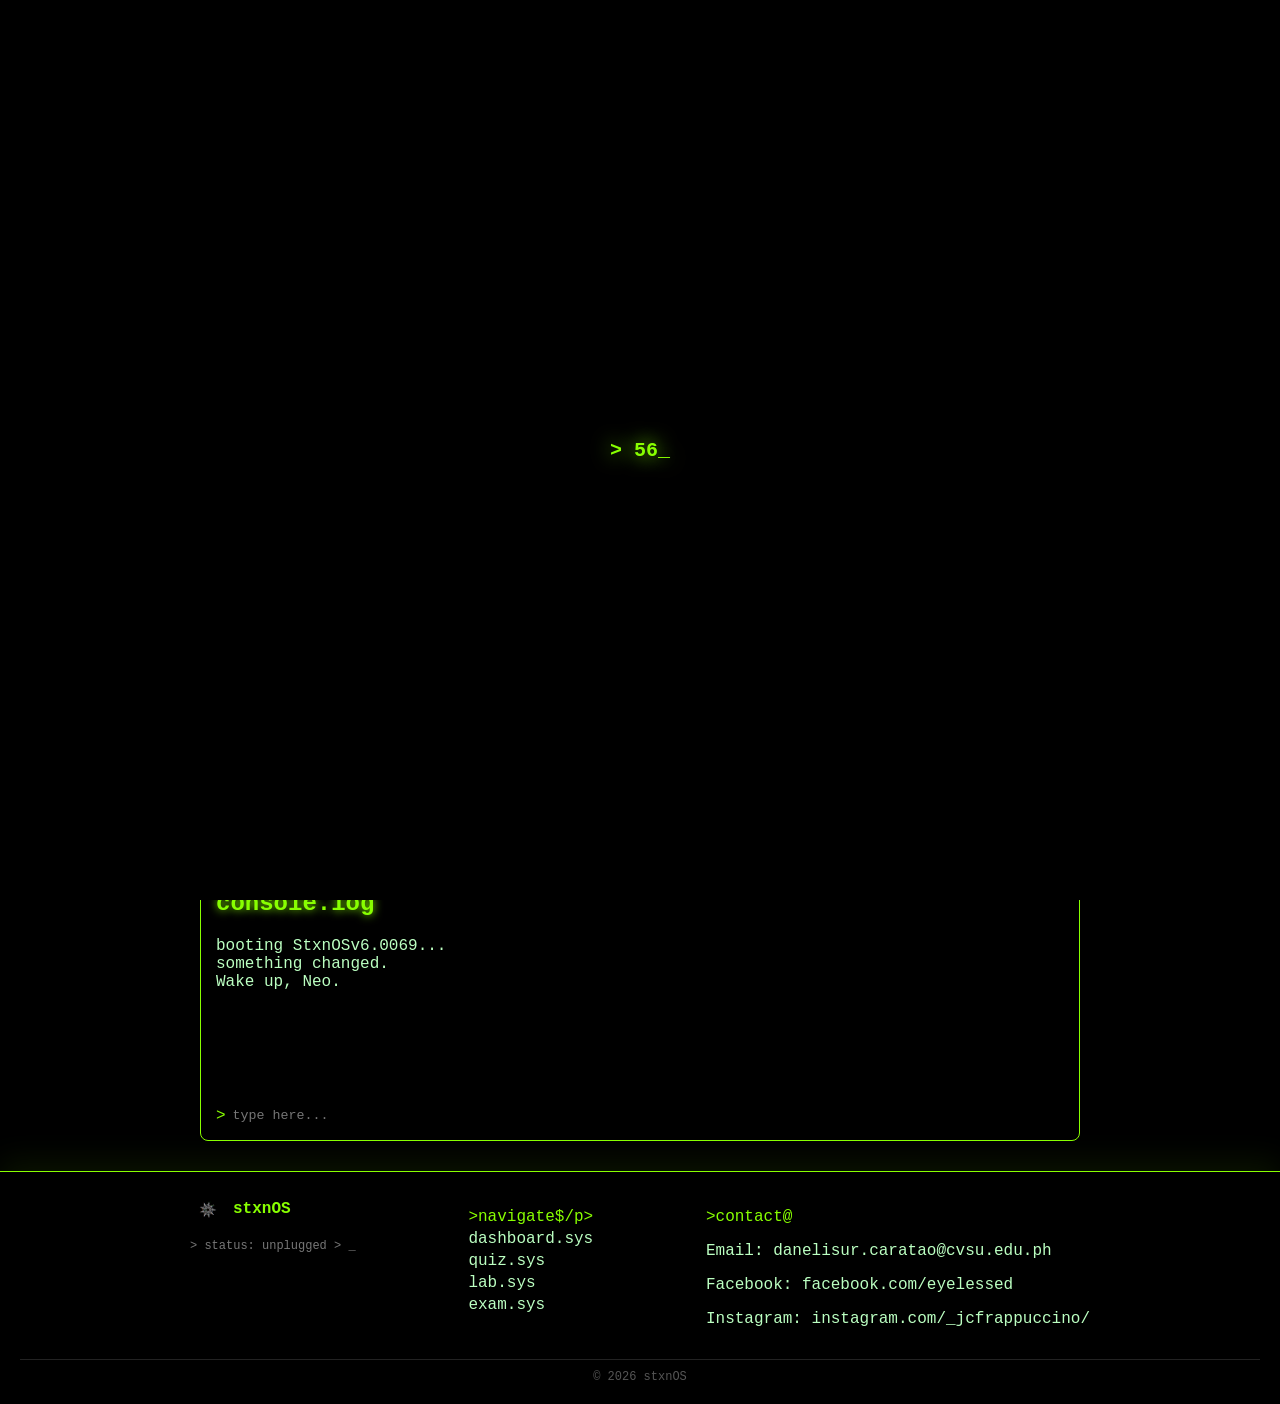
<file: index.html>
<!DOCTYPE html>
<html lang="en">

<head>
    <meta charset="UTF-8">
    <meta name="viewport" content="width=device-width, initial-scale=1.0">
    <title>CarataoDan</title>

    <style>
        * {
            box-sizing: border-box;
        }

        body {
            margin: 0;
            font-family: "Courier New", Courier, monospace;
            background-color: #000;
            color: #bbffc1;
        }

        #matrix-bg {
            position: fixed;
            inset: 0;
            z-index: -1;
            opacity: 0.5;
            pointer-events: none;
        }

        #matrix {
            position: absolute;
            inset: 0;
            opacity: 0.50;
            display: none;
        }

        #loader {
            position: fixed;
            inset: 0;
            background: #000;
            z-index: 99999;
            display: flex;
            justify-content: center;
            align-items: center;
        }

        #matrix-loader {
            position: absolute;
            inset: 0;
            opacity: 0.5;
        }

        #loaderText {
            color: #88ff00;
            font-size: 20px;
            font-weight: bold;
            text-shadow: 0 0 20px #88ff00;
            z-index: 2;
        }


        .container {
            width: 100%;
            max-width: 900px;
            margin: 10px auto;
            padding: 0 10px;
        }

        .navbar {
            display: flex;
            align-items: center;
            justify-content: space-between;
            flex-wrap: wrap;
            width: 100%;
            padding: 10px 12px;
            border-bottom: 1px solid #88ff00;
            background: #000;
        }

        .logo, #flogo{
            color: #88ff00;
            font-weight: bold;
            white-space: nowrap;
        }

        .menu-toggle {
            display: none;
            font-size: 20px;
            color: #88ff00;
            cursor: pointer;
            position: relative;
            font-weight: bold;
            letter-spacing: 2px;
        }

        .menu-toggle::before,
        .menu-toggle::after {
            content: attr(data-text);
            position: absolute;
            left: 0;
            top: 0;
            opacity: 0.7;
        }

        .menu-toggle::before {
            color: #00ffea;
            animation: glitch1 0.6s infinite;
        }

        .menu-toggle::after {
            color: #ff008c;
            animation: glitch2 0.6s infinite;
        }

        @keyframes glitch1 {
            0% {
                transform: translate(0);
            }

            20% {
                transform: translate(-2px, 1px);
            }

            40% {
                transform: translate(-1px, -1px);
            }

            60% {
                transform: translate(2px, 0);
            }

            80% {
                transform: translate(1px, -2px);
            }

            100% {
                transform: translate(0);
            }
        }

        @keyframes glitch2 {
            0% {
                transform: translate(0);
            }

            20% {
                transform: translate(2px, -1px);
            }

            40% {
                transform: translate(1px, 1px);
            }

            60% {
                transform: translate(-2px, 0);
            }

            80% {
                transform: translate(-1px, 2px);
            }

            100% {
                transform: translate(0);
            }
        }

        .nav-links {
            display: flex;
            flex: 1;
            justify-content: center;
            gap: 18px;
        }

        .nav-links a {
            color: #bbffc1;
            text-decoration: none;
            transition: 0.2s;
            position: relative;
            display: inline-block;
        }

        .nav-links a:hover {
            color: #88ff00;
            text-shadow: 0 0 6px #88ff00;
        }

        .nav-links a::after {
            content: "";
            position: absolute;
            left: 0;
            bottom: -4px;
            width: 0%;
            height: 1px;
            background: #88ff00;
            transition: 0.2s;
        }

        .nav-links a:hover::after {
            width: 100%;
        }

        .nav-links a::before,
        .nav-links a::after {
            content: attr(data-text);
            position: absolute;
            left: 0;
            top: 0;
            opacity: 0.7;
            pointer-events: none;
        }

        .nav-links a::before {
            color: #00ffea;
            animation: glitch1 0.6s infinite;
        }

        .nav-links a::after {
            color: #ff008c;
            animation: glitch2 0.6s infinite;
        }

        .system-right {
            color: #777;
            font-size: 13px;
            white-space: nowrap;
        }

        .profile {
            display: flex;
            align-items: center;
            gap: 20px;
            background-color:  rgba(17, 17, 17, 60%);
            border: 2px solid #88ff00;
            padding: 20px;
            border-radius: 8px;
            margin-bottom: 15px;
            
        }

        .ctscan {
            position: relative;
            display: inline-block;
            overflow: hidden;
        }

        .ctscan img {
            display: block;
            width: 140px;
            height: 180px;
            object-fit: cover;
            border: 2px solid #88ff00;
            border-radius: 6px;
        }

        .ctscan::after {
            content: "";
            position: absolute;
            left: 0;
            top: -100%;
            width: 100%;
            height: 40px;
            background: linear-gradient(to bottom, transparent, rgba(136, 255, 0, 0.9), transparent);
            box-shadow: 0 0 10px #88ff00, 0 0 20px #88ff00;
            opacity: 0.8;
            animation: scanDown 2.2s linear infinite;
        }

        @keyframes scanDown {
            0% {
                top: -100%;
            }

            100% {
                top: 100%;
            }
        }

        .profile-text h2 {
            margin: 0;
            color: #88ff00;
            text-shadow: 0 0 10px rgb(136, 255, 0);
        }

        .grid {
            display: grid;
            grid-template-columns: 1.2fr 0.8fr;
            gap: 15px;
        }

        .box {
            background: #111;
            border: 1px solid #333;
            padding: 15px;
            border-radius: 8px;
        }

        .full {
            grid-column: 1 / -1;
        }

        h2 {
            color: #88ff00;
            margin-top: 0;
            text-shadow: 0 0 10px rgb(136, 255, 0);
        }

        #things img {
            width: 100%;
            max-width: 200px;
            height: auto;
            object-fit: contain;
            border: 2px solid #88ff00;
            border-radius: 4px;
            display: block;
            margin: 0 auto;
        }

        #boxx {
            display: flex;
            gap: 15px;
        }

        #skills,
        #hobbies {
            width: 50%;
        }

        #mymedia h5 {
            margin: 0;
            color: #88ff00;
            text-shadow: 0 0 10px rgb(136, 255, 0);
        }

        .media-header {
            display: flex;
            align-items: center;
            justify-content: space-between;
        }

        .play-btn {
            cursor: pointer;
            color: #88ff00;
            font-weight: bold;
            position: relative;
            width: 30px;
            height: 20px;
            display: flex;
            align-items: center;
            justify-content: center;
        }

        .play-btn::before,
        .play-btn::after {
            content: "{play}";
            position: absolute;
            left: -30px;
            top: -10px;
        }

        .play-btn::before {
            color: #00ffea;
            animation: glitch1 0.6s infinite;
        }

        .play-btn::after {
            color: #ff008c;
            animation: glitch2 0.6s infinite;
        }

        #spotifyBox {
            display: none;
            margin-top: 10px;
            border: 2px solid #88ff00;
            padding: 10px;
            background: #000;
        }

        #terminal {
            background: #000;
            border: 1px solid #88ff00;
            padding: 15px;
            border-radius: 8px;
        }

        #output {
            height: 160px;
            overflow-y: auto;
            margin-bottom: 10px;
        }

        .input-line {
            display: flex;
            align-items: center;
        }

        .input-line span {
            color: #88ff00;
            margin-right: 5px;
        }

        #commandInput {
            width: 100%;
            background: transparent;
            color: #bbffc1;
            border: none;
            outline: none;
            font-family: "Courier New", monospace;
        }

        @media (max-width: 700px) {

            body {
                overflow-x: hidden;
            }

            .menu-toggle {
                display: block;
            }

            .navbar {
                position: relative;
            }

            .nav-links {
                position: absolute;
                top: 55px;
                right: 10px;
                width: 160px;
                display: none;
                flex-direction: column;
                align-items: flex-start;
                gap: 6px;
                padding: 10px;
                background: #000;
                border: 1px solid #88ff00;
                border-radius: 6px;
                z-index: 9999;
            }


            .nav-links.active {
                display: flex;
            }

            .profile {
                flex-direction: column;
                text-align: center;
                padding: 15px;
            }

            .grid {
                grid-template-columns: 1fr;
            }

            #boxx {
                flex-direction: column;
            }

            #skills,
            #hobbies {
                width: 100%;

            }

            #time {
                position: absolute;
                left: 50%;
                transform: translateX(-50%);
                color: #777;
                font-size: 13px;
            }
            
              .footer-inner {
        flex-direction: column;
        align-items: center;
        text-align: center;
    }

    .footer-logo {
        justify-content: center;
    }

    .footer-mid {
        margin-top: 10px;
    }

    .footer-contact {
        margin-top: 10px;
    }

    .footer-mid a {
        display: inline-block;
        margin: 4px 8px;
    }

    .footer-bottom {
        font-size: 11px;
        padding-top: 8px;
    }

        }

        .logo {
            display: flex;
            align-items: center;
            gap: 8px;
            color: #88ff00;
            font-weight: bold;
        }

        .logo img {
            height: 40px;
            width: auto;
            display: block;


        }

        #matrix {
            position: absolute;
            inset: 0;
        }
      #slog a {
    color: #88ff00;
    text-shadow: 0 0 20px #88ff00, 50%;
    text-decoration: none;
    position: relative;
}

#slog a::before,
#slog a::after {
    content: attr(data-text);
    position: absolute;
    left: 0;
    top: 0;
}

#slog a::before {
    color: #00ffea;
    animation: glitch1 0.6s infinite;
}

#slog a::after {
    color: #ff008c;
    animation: glitch2 0.6s infinite;
}

        .footer {
            border-top: 1px solid #88ff00;
            margin-top: 30px;
            padding: 20px;
            background: #000;
            box-shadow: 0 -10px 30px rgba(136, 255, 0, 0.08);
        }

        .footer-inner {
            display: flex;
            justify-content: space-between;
            flex-wrap: wrap;
            gap: 20px;
            max-width: 900px;
            margin: auto;
        }

        .footer-logo {
            display: flex;
            align-items: center;
            gap: 8px;
            color: #88ff00;
            font-weight: bold;
        }

        .footer-logo img {
            height: 35px;
        }

        .footer-mid a {
            display: block;
            color: #bbffc1;
            text-decoration: none;
            margin: 4px 0;
        }

        .footer-mid a:hover {
            color: #88ff00;
        }

        .footer-title {
            color: #88ff00;
        }
        .footercontact{
             color: #88ff00;
        }

        .footer-bottom {
            text-align: center;
            margin-top: 15px;
            font-size: 12px;
            color: #555;
            border-top: 1px solid #222;
            padding-top: 10px;
        }
    
}
        
    </style>
</head>

<body>
    <canvas id="matrix-bg"></canvas>

    <div id="loader">
        <canvas id="matrix-loader"></canvas>
        <div id="loaderText">>0_</div>
    </div>

    <div class="navbar">
        <div class="logo">
            <img src="image/ionkno.gif" alt="logo">
            <span>stxnOS</span>
        </div>
        <div class="menu-toggle" id="menuToggle" data-text="1">1</div>
        <div class="nav-links" id="navLinks">
            <a href="index.html" data-text=">index@">>index@</a>
            <a href="dashboard.html" data-text=">dashboard@">>dashboard@</a>
            <a href="outputs.html" data-text=">outputs@">>outputs@</a>
        </div>
        <div class="system-right" id="time"></div>
    </div>

    <div class="container">

        <div class="profile">
            <div class="ctscan">
                <img src="image/IMG_20260418_193825.jpg" alt="Profile">
            </div>
            <div class="profile-text">
                <h2>>Caratao, Dan Elisur M.</h2>
                <p>BS_Computer_Science:CS_1B</p>
                <p>Student_No:251100796</p>
                <div class="shortcut" id="slog">
                <a href="#terminal" data-text="console.log">console.log</a>
                </div>
            </div>
        </div>

        <div class="grid">

            <div class="box" id="about">
                <h2>>Who?</h2>
                <p>My name is Dan, 20 years old, a first year BS Computer Science student.</p>
                <p>I like dismantling and rebuilding things, improving through trial and error.</p>
                <p>Outside of college and school work, I enjoy simple things that help me reset and stay balanced. I value good humor, honesty, and anything that keeps life from being too boring.</p>
            </div>

            <div class="box" id="things">
                <img src="image/giphy.gif" alt="dan">
            </div>

            <div class="box" id="boxx">

                <div class="box" id="skills">
                    <h2>>Skills//g:</h2>
                    <ul>
                        <li>C++</li>
                        <li>Visual Basic</li>
                        <li>Java</li>
                        <li>HTML</li>
                        <li>CSS</li>
                        <li>JavaScript</li>
                    </ul>
                </div>

                <div class="box" id="hobbies">
                    <h2>>Hobbies//f:</h2>
                    <p>Gaming, Working Out, Music, nah</p>
                </div>

            </div>

            <div class="box" id="mymedia">

                <div class="media-header">
                    <h2>>Media_Rotation$$</h2>
                    <div class="play-btn" id="playBtn"></div>
                </div>

                <div id="spotifyBox">
                    <iframe style="border-radius:12px" src="https://open.spotify.com/embed/playlist/4IhQR5B8qsnLaHWd32Vlhc?si=8gcjDyhwRJeU4BKT0tgh3A&pi=uDQZe6SJT-OAP" width="100%" height="152" frameborder="0" allow="autoplay; clipboard-write; encrypted-media; fullscreen; picture-in-picture">
                    </iframe>
                </div>

                <h5>>Music#</h5>
                <ul>
                    <li><i>Runaway Train</i> by Soul Asylum</li>
                    <li><i>Laughing</i> by The Guess Who</li>
                    <li><i>Stranger</i> by Secondhand Serenade</li>
                </ul>

                <h5>_Podcast$</h5>
                <ul>
                    <li><i>Let's read</i></li>
                </ul>
            </div>

           

            <div class="box full" id="terminal">
                <div>
                    <h2>console.log</h2>
                </div>
                <div id="output"></div>
                <div class="input-line">
                    <span>> </span>
                    <input type="text" id="commandInput" placeholder="type here..." autofocus>
                </div>
            </div>

        </div>
    </div>

    <script>
        const playBtn = document.getElementById("playBtn");
        const spotifyBox = document.getElementById("spotifyBox");

        playBtn.addEventListener("click", () => {
            spotifyBox.style.display =
                spotifyBox.style.display === "block" ? "none" : "block";
        });

        const input = document.getElementById("commandInput");
        const output = document.getElementById("output");
        const toggle = document.getElementById("menuToggle");
        const nav = document.getElementById("navLinks");

        const commands = {
            help: "Available: help, more, whoami, fedc, fav, fmotto, fquote, neofetch, goto quiz, goto lab, goto exam, clear, matrix",
            more: "I'm into playing guitar, making art, watching movies, reading biographies of dead, influential people",
            whoami: "born 9th of dec, 2005, i grew up in silang, cavite. studied my way to college and is currently taking bscs in cvsu-silang",
            fedc: "elem[bssPes] -> H_schl[Binhs] -> S_schl[PhiltecH]",
            fav: "ion kno, Hayley",
            fmotto: "fuh this shi, it is what it is.",
            fquote: "He who is not contented with what he has, would not be contented with what he would like to have. - socramftes",
            neofetch: "User: daniboei\nage: 20\ncourse: bscs\nstatus: still_grinding();",
            matrix: "there is no spoon."
        };

        function printLine(text) {
            const line = document.createElement("div");
            line.textContent = text;
            output.appendChild(line);
        }

        input.addEventListener("keydown", function(e) {
            if (e.key === "Enter") {
                const cmd = input.value.trim().toLowerCase();
                printLine("> " + cmd);

                if (cmd === "clear") {
                    output.innerHTML = "";
                }
                else if (cmd === "goto quiz") {
                    printLine("opening quiz...");
                     setTimeout(() => {
                          window.location.href ="quiz.html";
                      }, 700);
                }
                
                 else if (cmd === "goto lab") {
                    printLine("opening laboratories...");
                     setTimeout(() => {
                          window.location.href ="lab.html";
                      }, 700);
                }
                
                 else if (cmd === "goto exam") {
                    printLine("opening exam...");
                     setTimeout(() => {
                          window.location.href ="exam.html";
                      }, 700);
                }
                
                else if (commands[cmd]) {
                    printLine(commands[cmd]);
                } else {
                    printLine("Command not found. Type 'help'");
                }

                input.value = "";
                output.scrollTop = output.scrollHeight;
            }
        });

        toggle.addEventListener("click", () => {
            nav.classList.toggle("active");

            if (toggle.textContent === "1") {
                toggle.textContent = "0";
                toggle.setAttribute("data-text", "0");
            } else {
                toggle.textContent = "1";
                toggle.setAttribute("data-text", "1");
            }
        });

        window.onload = () => {
            printLine("booting StxnOSv6.0069...");
            printLine("something changed.");
            printLine("Wake up, Neo.");
        };


        let letters = "01";
        let fontSize = 14;

        const bgCanvas = document.getElementById("matrix-bg");
        const bgCtx = bgCanvas.getContext("2d");

        bgCanvas.width = window.innerWidth;
        bgCanvas.height = window.innerHeight;

        let bgColumns = Math.floor(bgCanvas.width / fontSize);
        let bgDrops = Array(bgColumns).fill(1);

        function drawMatrixBg() {
            bgCtx.fillStyle = "rgba(0,0,0,0.08)";
            bgCtx.fillRect(0, 0, bgCanvas.width, bgCanvas.height);

            bgCtx.fillStyle = "#88ff00";
            bgCtx.font = fontSize + "px monospace";

            for (let i = 0; i < bgDrops.length; i++) {
                let char = letters[Math.floor(Math.random() * letters.length)];
                bgCtx.fillText(char, i * fontSize, bgDrops[i] * fontSize);

                if (bgDrops[i] * fontSize > bgCanvas.height && Math.random() > 0.975) {
                    bgDrops[i] = 0;
                }

                bgDrops[i]++;
            }
        }

        setInterval(drawMatrixBg, 35);

        const loaderCanvas = document.getElementById("matrix-loader");
        const loaderCtx = loaderCanvas.getContext("2d");

        loaderCanvas.width = window.innerWidth;
        loaderCanvas.height = window.innerHeight;

        let loaderColumns = Math.floor(loaderCanvas.width / fontSize);
        let loaderDrops = Array(loaderColumns).fill(1);

        function drawMatrixLoader() {
            loaderCtx.fillStyle = "rgba(0,0,0,0.08)";
            loaderCtx.fillRect(0, 0, loaderCanvas.width, loaderCanvas.height);

            loaderCtx.fillStyle = "#88ff00";
            loaderCtx.font = fontSize + "px monospace";

            for (let i = 0; i < loaderDrops.length; i++) {
                let char = letters[Math.floor(Math.random() * letters.length)];
                loaderCtx.fillText(char, i * fontSize, loaderDrops[i] * fontSize);

                if (loaderDrops[i] * fontSize > loaderCanvas.height && Math.random() > 0.975) {
                    loaderDrops[i] = 0;
                }

                loaderDrops[i]++;
            }
        }

        let matrixLoop = setInterval(drawMatrixLoader, 30);

        const loader = document.getElementById("loader");
        const text = document.getElementById("loaderText");

        let count = 0;

        let load = setInterval(() => {
            count++;
            text.textContent = "> " + count + "_";

            if (count >= 100) {
                clearInterval(load);

                text.textContent = "> The matrix has you.";

                setTimeout(() => {
                    loader.style.transition = "1.5s";
                    loader.style.opacity = "0";

                    setTimeout(() => {
                        clearInterval(matrixLoop);
                        loader.style.display = "none";
                    }, 1500);

                }, 800);
            }
        }, 20);

        function updateTime() {
            document.getElementById("time").textContent =
                new Date().toLocaleTimeString();
        }

        setInterval(updateTime, 1000);
        updateTime();

        window.addEventListener("resize", () => {
            bgCanvas.width = window.innerWidth;
            bgCanvas.height = window.innerHeight;

            loaderCanvas.width = window.innerWidth;
            loaderCanvas.height = window.innerHeight;
        });
    </script>

  <footer class="footer">

        <div class="footer-inner">

            <div>
                <div class="footer-logo">
                    <img src="image/ionkno.gif">
                    <span>stxnOS</span>
                </div>
                <p style="color:#777; font-size:12px;">
                    > status: unplugged
                    > _
                </p>
            </div>

            <div class="footer-mid">
                <p class="footer-title">>navigate$/p>
                <a href="dashboard.html">dashboard.sys</s>
                <a href="quiz.html">quiz.sys</a>
                <a href="lab.html">lab.sys</a>
                <a href="exam.html">exam.sys</a>
            </div>

              <div class="footer-contact">
            <p class="footercontact">>contact@</p>
            <p>Email: danelisur.caratao@cvsu.edu.ph</p>
            <p>Facebook: facebook.com/eyelessed</p>
            <p>Instagram: instagram.com/_jcfrappuccino/</p>
        </div>

        </div>

        <div class="footer-bottom">
            © 2026 stxnOS 
        </div>

    </footer>


</body>

</html>
</file>
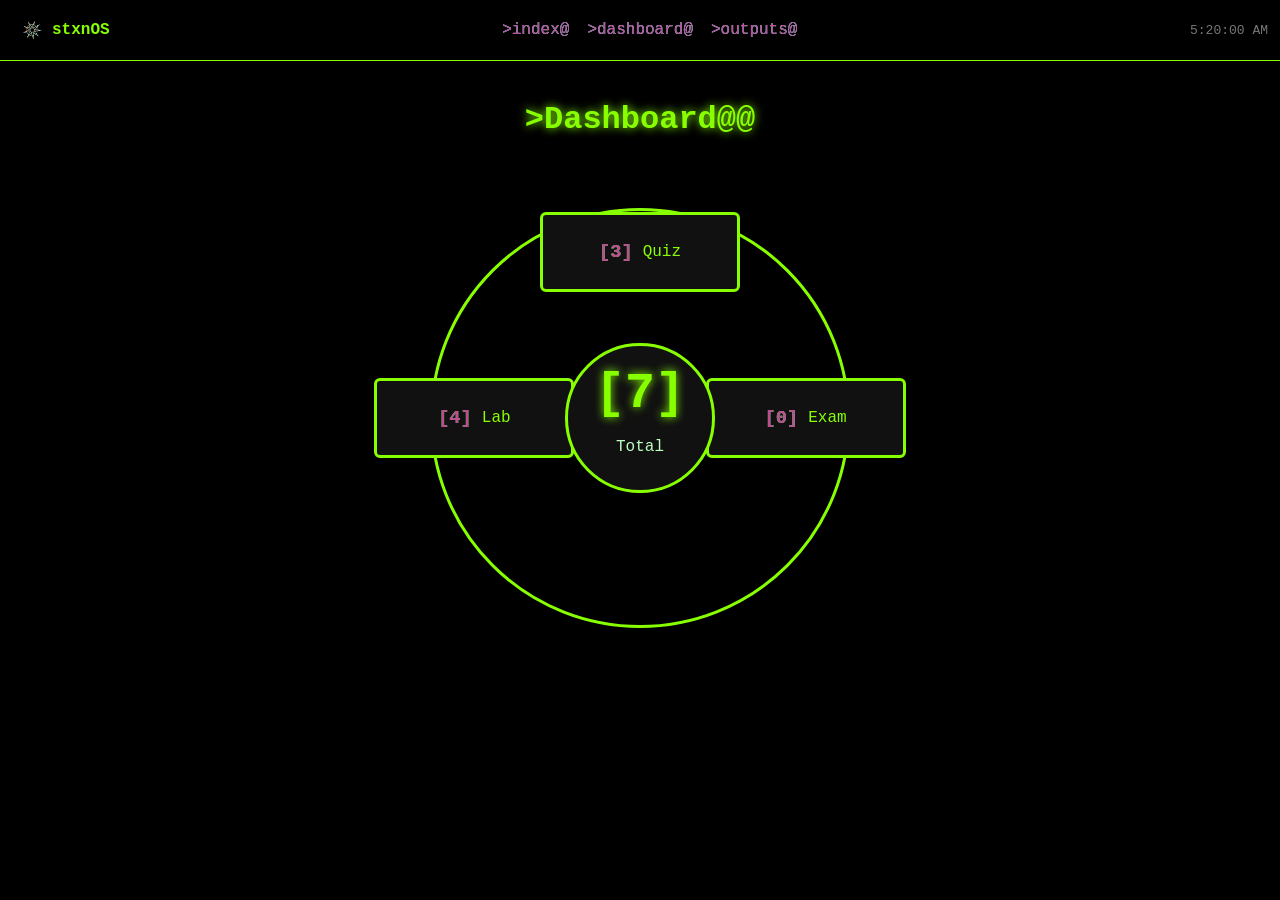
<file: dashboard.html>
<!DOCTYPE html>
<html lang="en">
<head>
<meta charset="UTF-8">
<meta name="viewport" content="width=device-width, initial-scale=1.0">
<title>Dashboard</title>

<style>
html, body {
    margin: 0;
    padding: 0;
    width: 100%;
    height: 100%;

    font-family: "Courier New", monospace;

    background: url("https://media4.giphy.com/media/v1.Y2lkPTc5MGI3NjExcWJ3bnQ4cmhkY2p2aDJ3bDBwZmtvMGZxcHJybXNocG9sb3BtMzcyayZlcD12MV9pbnRlcm5hbF9naWZfYnlfaWQmY3Q9Zw/QKDpE67Rc7rpjBmQPj/giphy.gif")
        no-repeat center center;

    background-size: cover;
    background-color: #000;

    color: #bbffc1;

    overflow-x: hidden;
    overflow-y: hidden;
}

*, *::before, *::after {
    box-sizing: border-box;
}

.navbar {
    display: flex;
    align-items: center;
    justify-content: space-between;
    flex-wrap: wrap;
    width: 100%;
    padding: 10px 12px;
    border-bottom: 1px solid #88ff00;
    background: #000;
}

.logo {
    color: #88ff00;
    font-weight: bold;
    white-space: nowrap;
}

.menu-toggle {
    display: none;
    font-size: 20px;
    color: #88ff00;
    cursor: pointer;
    position: relative;
    font-weight: bold;
    letter-spacing: 2px;
}

.menu-toggle::before,
.menu-toggle::after {
    content: attr(data-text);
    position: absolute;
    left: 0;
    top: 0;
    opacity: 0.7;
}

.menu-toggle::before {
    color: #00ffea;
    animation: glitch1 0.6s infinite;
}

.menu-toggle::after {
    color: #ff008c;
    animation: glitch2 0.6s infinite;
}

@keyframes glitch1 {
    0% { transform: translate(0); }
    20% { transform: translate(-2px, 1px); }
    40% { transform: translate(-1px, -1px); }
    60% { transform: translate(2px, 0); }
    80% { transform: translate(1px, -2px); }
    100% { transform: translate(0); }
}

@keyframes glitch2 {
    0% { transform: translate(0); }
    20% { transform: translate(2px, -1px); }
    40% { transform: translate(1px, 1px); }
    60% { transform: translate(-2px, 0); }
    80% { transform: translate(-1px, 2px); }
    100% { transform: translate(0); }
}


.nav-links {
    display: flex;
    flex: 1;
    justify-content: center;
    gap: 18px;
}

.nav-links a {
    color: #bbffc1;
    text-decoration: none;
    transition: 0.2s;
    position: relative;
    display: inline-block;
}

.nav-links a:hover {
    color: #88ff00;
    text-shadow: 0 0 6px #88ff00;
}

.nav-links a::after {
    content: "";
    position: absolute;
    left: 0;
    bottom: -4px;
    width: 0%;
    height: 1px;
    background: #88ff00;
    transition: 0.2s;
}

.nav-links a:hover::after {
    width: 100%;
}

.nav-links a::before,
.nav-links a::after {
    content: attr(data-text);
    position: absolute;
    left: 0;
    top: 0;
    opacity: 0.7;
    pointer-events: none;
}

.nav-links a::before {
    color: #00ffea;
    animation: glitch1 0.6s infinite;
}

.nav-links a::after {
    color: #ff008c;
    animation: glitch2 0.6s infinite;
}

.system-right {
    color: #777;
    font-size: 13px;
    white-space: nowrap;
}


@media (max-width: 700px) {

    html, body {
        height: 100dvh;
        background-position: center;
        background-size: cover;
        background-attachment: scroll;
    }

    .menu-toggle {
        display: block;
    }

    .nav-links {
        position: absolute;
        top: 55px;
        right: 10px;
        width: 160px;
        display: none;
        flex-direction: column;
        gap: 6px;
        padding: 10px;
        background: #000;
        border: 1px solid #88ff00;
        border-radius: 6px;
        z-index: 1000;
    }

    .nav-links.active {
        display: flex;
    }

    .navbar {
    position: relative;
}   
#time {
    position: absolute;
    left: 50%;
    transform: translateX(-50%);
    color: #777;
    font-size: 13px;
}
}

.container {
    max-width: 900px;
    margin: 40px auto;
    text-align: center;
}

h1 {
    color: #88ff00;
    text-shadow: 0 0 10px rgb(136, 255, 0);
}

.mainCircle {
    width: min(420px, 90vw);
    height: min(420px, 90vw);
    margin: 40px auto;
    position: relative;
    border-radius: 50%;
    border: 3px solid #88ff00;
    background-image: url('https://media.giphy.com/media/v1.Y2lkPWVjZjA1ZTQ3YWF4YTJwZXNka3BidXNwd3ZjeDlxOTJybDg1Z2dnanY1c3BtY3RqYiZlcD12MV9naWZzX3JlbGF0ZWQmY3Q9Zw/3oKIPlCroSFHV8uoko/giphy.gif');
    background-size: cover;
    background-position: center;
    top: 30px;
}

.center {
    position: absolute;
    top: 50%;
    left: 50%;
    width: 150px;
    height: 150px;
    transform: translate(-50%, -50%);
    border-radius: 50%;
    border: 3px solid #88ff00;
    background: #111;
    display: flex;
    flex-direction: column;
    justify-content: center;
    align-items: center;
    z-index: 10;
}

.center h3 {
    margin: 0;
    font-size: 50px;
    color: #88ff00;
    text-shadow: 0 0 10px rgb(136, 255, 0);
}

.orbit {
    position: absolute;
    width: 100%;
    height: 100%;
    animation: spin 15s linear infinite;
    z-index: 5;
}

.node {
    position: absolute;
    width: 200px;
    height: 80px;
    z-index: 6;
}

.node-inner {
    width: 100%;
    height: 100%;
    background: #111;
    border: 3px solid #88ff00;
    border-radius: 6px;
    display: flex;
    flex-direction: row;
    justify-content: center;
    align-items: center;
    gap: 10px;
    animation: counterSpin 15s linear infinite;
    color: #88ff00;
    position: relative;
    z-index: 7;
}
.glitch-num {
    position: relative;
    display: inline-block;
    color: #88ff00;
}

.glitch-num::before,
.glitch-num::after {
    content: attr(data-text);
    position: absolute;
    left: 0;
    top: 0;
    opacity: 0.7;
    pointer-events: none;
}

.glitch-num::before {
    color: #00ffea;
    animation: glitch1 0.6s infinite;
}

.glitch-num::after {
    color: #ff008c;
    animation: glitch2 0.6s infinite;
}


.node:nth-child(1) {
    top: 10%;
    left: 50%;
    transform: translate(-50%, -50%);
}

.node:nth-child(2) {
    top: 50%;
    left: 10%;
    transform: translate(-50%, -50%);
}

.node:nth-child(3) {
    top: 50%;
    left: 90%;
    transform: translate(-50%, -50%);
}

@keyframes spin {
    from { transform: rotate(0deg); }
    to { transform: rotate(360deg); }
}

@keyframes counterSpin {
    from { transform: rotate(0deg); }
    to { transform: rotate(-360deg); }
}
.logo {
    display: flex;
    align-items: center;
}

.logo img {
    height: 40px; 
    width: auto;
    display: block;
    
}
</style>
</head>

<body>

<div class="navbar">
    <div class="logo">
    <img src="image/ionkno.gif" alt="logo">
    <span>stxnOS</span>
</div>

    <div class="menu-toggle" id="menuToggle" data-text="1">1</div>

    <div class="nav-links" id="navLinks">
        <a href="index.html" data-text=">index@">>index@</a>
        <a href="dashboard.html" data-text=">dashboard@">>dashboard@</a>
        <a href="outputs.html" data-text=">outputs@">>outputs@</a>
    </div>

    <div class="system-right" id="time"></div>
</div>

<div class="container">
<h1>>Dashboard@@</h1>

<div class="mainCircle">

    <div class="center">
        <h3>[7]</h3>
        <p>Total</p>
    </div>

    <div class="orbit">

        <div class="node">
            <div class="node-inner">
                <h3 class="glitch-num" data-text="[3]">[3]</h3>
                <p>Quiz</p>
            </div>
        </div>

        <div class="node">
            <div class="node-inner">
                <h3 class="glitch-num" data-text="[4]">[4]</h3>
                <p>Lab</p>
            </div>
        </div>

        <div class="node">
            <div class="node-inner">
                <h3 class="glitch-num" data-text="[0]">[0]</h3>
                <p>Exam</p>
            </div>
        </div>

    </div>

</div>
</div>

<script>
const toggle = document.getElementById("menuToggle");
const nav = document.getElementById("navLinks");

toggle.addEventListener("click", () => {
    nav.classList.toggle("active");

    toggle.textContent = toggle.textContent === "1" ? "0" : "1";
    toggle.setAttribute("data-text", toggle.textContent);
});

function updateTime() {
    document.getElementById("time").textContent =
        new Date().toLocaleTimeString();
}
setInterval(updateTime, 1000);
updateTime();
</script>

</body>
</html>
</file>
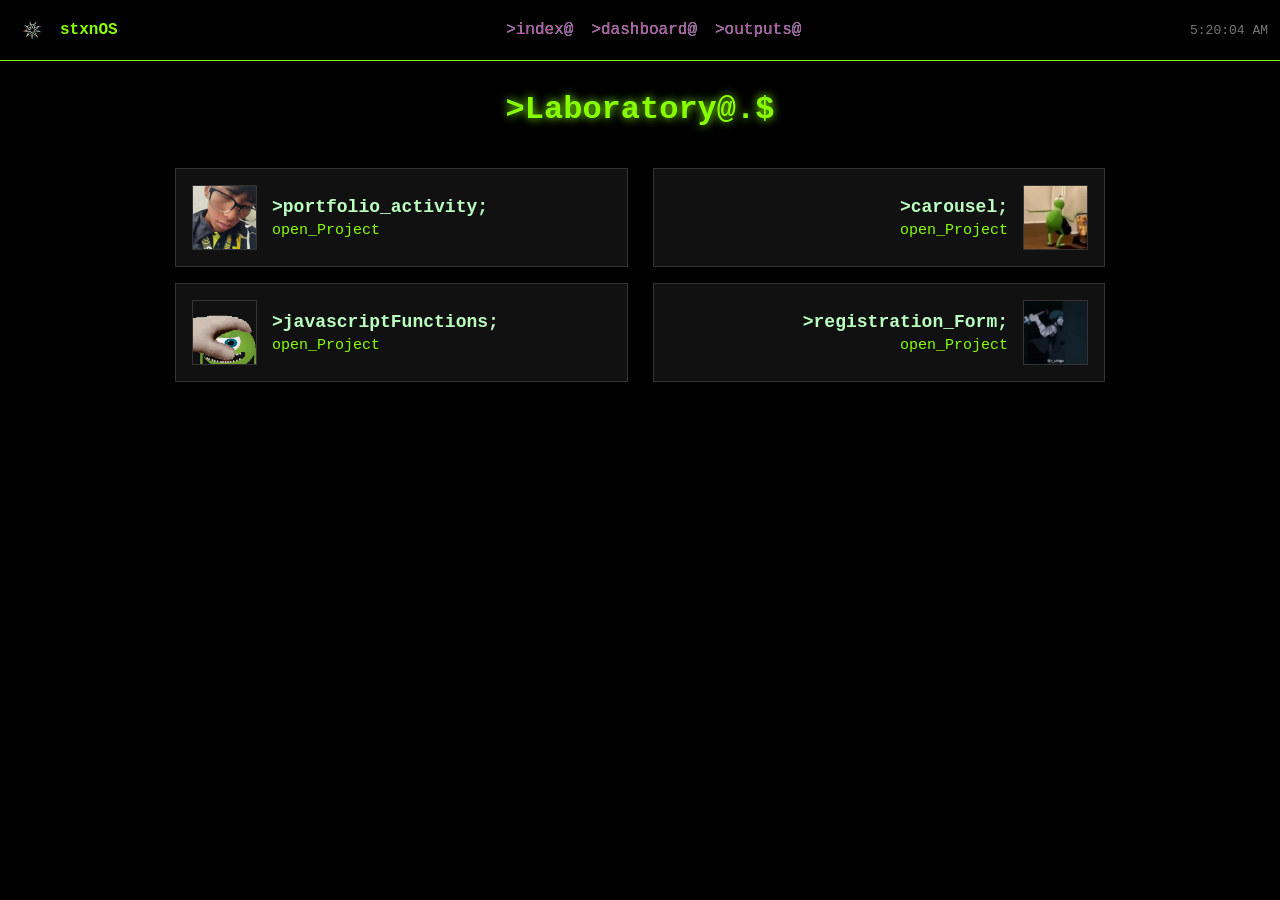
<file: lab.html>
<!DOCTYPE html>
<html lang="en">
<head>
<meta charset="UTF-8">
<meta name="viewport" content="width=device-width, initial-scale=1.0">
<title>Laboratory</title>



<style>
* {
            box-sizing: border-box;
        }
body {
    margin: 0;
    font-family: "Courier New", Courier, monospace;
    background: #000;
    color: #bbffc1;
}

  .navbar {
            display: flex;
            align-items: center;
            justify-content: space-between;
            flex-wrap: wrap;
            width: 100%;
            padding: 10px 12px;
            border-bottom: 1px solid #88ff00;
            background: #000;
        }.logo {
            display: flex;
            align-items: center;
            gap: 8px;
            color: #88ff00;
            font-weight: bold;
        }

        .logo img {
            height: 40px;
            width: auto;
            display: block;
        }

        .logo, #flogo{
            color: #88ff00;
            font-weight: bold;
            white-space: nowrap;
        }
        
        

        .menu-toggle {
            display: none;
            font-size: 20px;
            color: #88ff00;
            cursor: pointer;
            position: relative;
            font-weight: bold;
            letter-spacing: 2px;
        }

        .menu-toggle::before,
        .menu-toggle::after {
            content: attr(data-text);
            position: absolute;
            left: 0;
            top: 0;
            opacity: 0.7;
        }

        .menu-toggle::before {
            color: #00ffea;
            animation: glitch1 0.6s infinite;
        }

        .menu-toggle::after {
            color: #ff008c;
            animation: glitch2 0.6s infinite;
        }

        @keyframes glitch1 {
            0% {
                transform: translate(0);
            }

            20% {
                transform: translate(-2px, 1px);
            }

            40% {
                transform: translate(-1px, -1px);
            }

            60% {
                transform: translate(2px, 0);
            }

            80% {
                transform: translate(1px, -2px);
            }

            100% {
                transform: translate(0);
            }
        }

        @keyframes glitch2 {
            0% {
                transform: translate(0);
            }

            20% {
                transform: translate(2px, -1px);
            }

            40% {
                transform: translate(1px, 1px);
            }

            60% {
                transform: translate(-2px, 0);
            }

            80% {
                transform: translate(-1px, 2px);
            }

            100% {
                transform: translate(0);
            }
        }

        .nav-links {
            display: flex;
            flex: 1;
            justify-content: center;
            gap: 18px;
        }

        .nav-links a {
            color: #bbffc1;
            text-decoration: none;
            transition: 0.2s;
            position: relative;
            display: inline-block;
        }

        .nav-links a:hover {
            color: #88ff00;
            text-shadow: 0 0 6px #88ff00;
        }

        .nav-links a::after {
            content: "";
            position: absolute;
            left: 0;
            bottom: -4px;
            width: 0%;
            height: 1px;
            background: #88ff00;
            transition: 0.2s;
        }

        .nav-links a:hover::after {
            width: 100%;
        }

        .nav-links a::before,
        .nav-links a::after {
            content: attr(data-text);
            position: absolute;
            left: 0;
            top: 0;
            opacity: 0.7;
            pointer-events: none;
        }

        .nav-links a::before {
            color: #00ffea;
            animation: glitch1 0.6s infinite;
        }

        .nav-links a::after {
            color: #ff008c;
            animation: glitch2 0.6s infinite;
        }

        .system-right {
            color: #777;
            font-size: 13px;
            white-space: nowrap;
        }


h1 {
    text-align: center;
    color: #88ff00;
    margin-top: 30px;
    text-shadow: 0 0 10px rgb(136,255,0);
}

.wrapper {
    display: flex;
    gap: 25px;
    max-width: 950px;
    margin: 30px auto;
    padding: 10px;
}

.col {
    flex: 1;
    display: flex;
    flex-direction: column;
    gap: 16px;
}

.card {
    display: flex;
    align-items: center;
    gap: 15px;
    background: #111;
    padding: 16px;
    border: 1px solid #333;
}

.card img {
    width: 65px;
    height: 65px;
    object-fit: cover;
    border: 1px solid #333;
}

.info h3 {
    margin: 0;
    font-size: 18px;
    color: #bbffc1;
}

.info a {
    display: inline-block;
    margin-top: 5px;
    color: #88ff00;
    text-decoration: none;
    font-size: 15px;
}

.info a:hover {
    color: white;
}

.col.right .card {
    flex-direction: row-reverse;
    text-align: right;
}


@media (max-width: 700px) {

    .wrapper {
        flex-direction: column;
    }

    .col.right .card {
        flex-direction: row;
        text-align: left;
    }
     .menu-toggle {
                display: block;
            }

            .navbar {
                position: relative;
            }

            .nav-links {
                position: absolute;
                top: 55px;
                right: 10px;
                width: 160px;
                display: none;
                flex-direction: column;
                align-items: flex-start;
                gap: 6px;
                padding: 10px;
                background: #000;
                border: 1px solid #88ff00;
                border-radius: 6px;
                z-index: 9999;
            }


            .nav-links.active {
                display: flex;
            }
              #time {
                position: absolute;
                left: 50%;
                transform: translateX(-50%);
                color: #777;
                font-size: 13px;
            }

}

</style>
</head>

<body>

<div class="navbar">
        <div class="logo">
            <img src="image/ionkno.gif" alt="logo">
            <span>stxnOS</span>
        </div>
        <div class="menu-toggle" id="menuToggle" data-text="1">1</div>
        <div class="nav-links" id="navLinks">
            <a href="index.html" data-text=">index@">>index@</a>
            <a href="dashboard.html" data-text=">dashboard@">>dashboard@</a>
            <a href="outputs.html" data-text=">outputs@">>outputs@</a>
        </div>
        <div class="system-right" id="time"></div>
    </div>

<h1>>Laboratory@.$</h1>

<div class="wrapper">

    <div class="col left">

        <div class="card">
            <img src="image/n.jpg">
            <div class="info">
                <h3>>portfolio_activity;</h3>
                <a href="index.html">open_Project</a>
            </div>
        </div>

        <div class="card">
            <img src="image/m.gif">
            <div class="info">
                <h3>>javascriptFunctions;</h3>
                <a href="LAB PROJECTS/function.html">open_Project</a>
            </div>
        </div>

    </div>

    <div class="col right">

        <div class="card">
            <img src="image/ker.gif">
            <div class="info">
                <h3>>carousel;</h3>
                <a href="LAB PROJECTS/carousel.html">open_Project</a>
            </div>
        </div>

        <div class="card">
            <img src="image/maki.gif">
            <div class="info">
                <h3>>registration_Form;</h3>
                <a href="LAB PROJECTS/registerform.html">open_Project</a>
            </div>
        </div>

    </div>

</div>

<script>
  function updateTime() {
            document.getElementById("time").textContent =
                new Date().toLocaleTimeString();
        }

        setInterval(updateTime, 1000);
        updateTime();
        
         toggle.addEventListener("click", () => {
            nav.classList.toggle("active");

            if (toggle.textContent === "1") {
                toggle.textContent = "0";
                toggle.setAttribute("data-text", "0");
            } else {
                toggle.textContent = "1";
                toggle.setAttribute("data-text", "1");
            }
        });
</script>

</body>
</html>
</file>
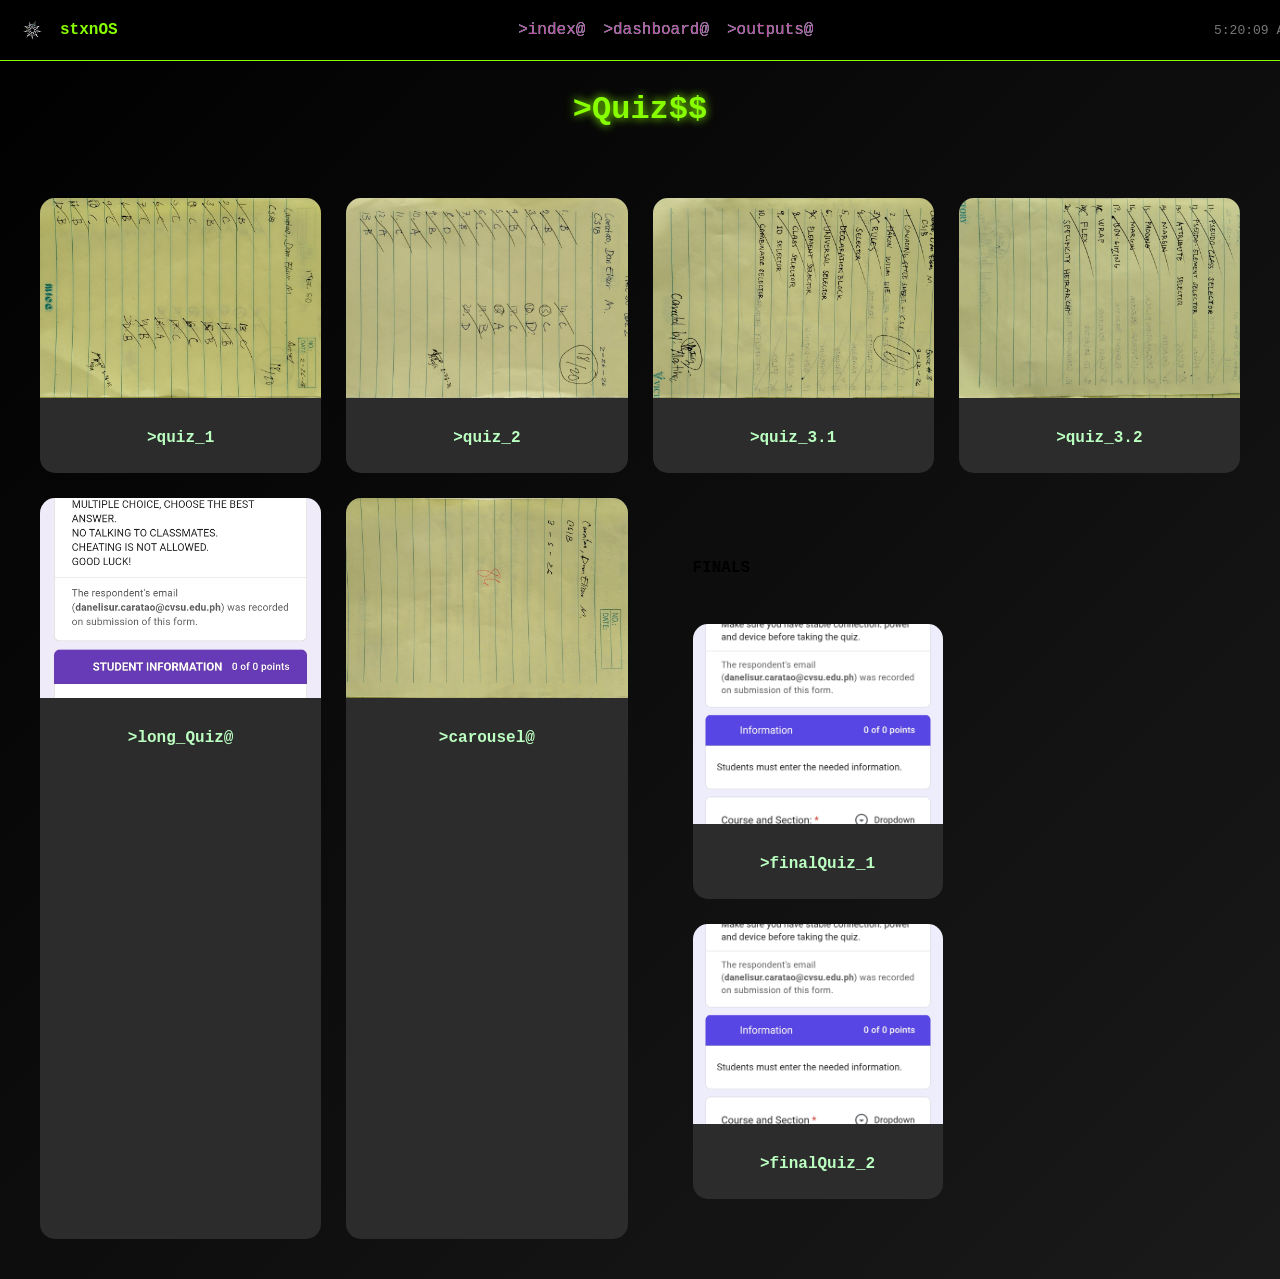
<file: quiz.html>
<!DOCTYPE html>
<html lang="en">
<head>
<meta charset="UTF-8">
<meta name="viewport" content="width=device-width, initial-scale=1.0">
<title>Quiz</title>


<style>
body {
    background: linear-gradient(135deg, #000000, #1a1a1a);
    margin: 0;
   font-family: "Courier New", Courier, monospace;
}

.navbar {
            display: flex;
            align-items: center;
            justify-content: space-between;
            flex-wrap: wrap;
            width: 100%;
            padding: 10px 12px;
            border-bottom: 1px solid #88ff00;
            background: #000;
        }.logo {
            display: flex;
            align-items: center;
            gap: 8px;
            color: #88ff00;
            font-weight: bold;
        }

        .logo img {
            height: 40px;
            width: auto;
            display: block;
        }

        .logo, #flogo{
            color: #88ff00;
            font-weight: bold;
            white-space: nowrap;
        }
        
        

        .menu-toggle {
            display: none;
            font-size: 20px;
            color: #88ff00;
            cursor: pointer;
            position: relative;
            font-weight: bold;
            letter-spacing: 2px;
        }

        .menu-toggle::before,
        .menu-toggle::after {
            content: attr(data-text);
            position: absolute;
            left: 0;
            top: 0;
            opacity: 0.7;
        }

        .menu-toggle::before {
            color: #00ffea;
            animation: glitch1 0.6s infinite;
        }

        .menu-toggle::after {
            color: #ff008c;
            animation: glitch2 0.6s infinite;
        }

        @keyframes glitch1 {
            0% {
                transform: translate(0);
            }

            20% {
                transform: translate(-2px, 1px);
            }

            40% {
                transform: translate(-1px, -1px);
            }

            60% {
                transform: translate(2px, 0);
            }

            80% {
                transform: translate(1px, -2px);
            }

            100% {
                transform: translate(0);
            }
        }

        @keyframes glitch2 {
            0% {
                transform: translate(0);
            }

            20% {
                transform: translate(2px, -1px);
            }

            40% {
                transform: translate(1px, 1px);
            }

            60% {
                transform: translate(-2px, 0);
            }

            80% {
                transform: translate(-1px, 2px);
            }

            100% {
                transform: translate(0);
            }
        }

        .nav-links {
            display: flex;
            flex: 1;
            justify-content: center;
            gap: 18px;
        }

        .nav-links a {
            color: #bbffc1;
            text-decoration: none;
            transition: 0.2s;
            position: relative;
            display: inline-block;
        }

        .nav-links a:hover {
            color: #88ff00;
            text-shadow: 0 0 6px #88ff00;
        }

        .nav-links a::after {
            content: "";
            position: absolute;
            left: 0;
            bottom: -4px;
            width: 0%;
            height: 1px;
            background: #88ff00;
            transition: 0.2s;
        }

        .nav-links a:hover::after {
            width: 100%;
        }

        .nav-links a::before,
        .nav-links a::after {
            content: attr(data-text);
            position: absolute;
            left: 0;
            top: 0;
            opacity: 0.7;
            pointer-events: none;
        }

        .nav-links a::before {
            color: #00ffea;
            animation: glitch1 0.6s infinite;
        }

        .nav-links a::after {
            color: #ff008c;
            animation: glitch2 0.6s infinite;
        }

        .system-right {
            color: #777;
            font-size: 13px;
            white-space: nowrap;
        }
h1 {
    text-align: center;
    color: rgb(136, 255, 0);
    margin: 30px 0;
    text-shadow: 0 0 10px rgb(136, 255, 0);
}

.gallery, .divider {
    display: grid;
    grid-template-columns: repeat(auto-fit, minmax(250px, 1fr));
    gap: 25px;
    padding: 40px;
}


.card {
    background: #2c2c2c;
    border-radius: 15px;
    overflow: hidden;
    transition: 0.3s;
    cursor: pointer;
}

.card:hover {
    transform: scale(1.05);
    box-shadow: 0 0 15px rgb(136, 255, 0);
}

.card img {
    width: 100%;
    height: 200px;
    object-fit: cover;
}

.card p {
    padding: 10px;
    text-align: center;
    color: #bbffc1;
    font-weight: bold;
}


.modal {
    display: none;
    position: fixed;
    z-index: 10;
    left: 0;
    top: 0;
    width: 100%;
    height: 100%;
    background: rgba(0,0,0,0.9);
    justify-content: center;
    align-items: center;
}

.modal img {
    max-width: 90%;
    max-height: 90%;
    border-radius: 10px;
}
@media (max-width: 700px) {

    .wrapper {
        flex-direction: column;
    }

    .col.right .card {
        flex-direction: row;
        text-align: left;
    }
     .menu-toggle {
                display: block;
            }

            .navbar {
                position: relative;
            }

            .nav-links {
                position: absolute;
                top: 55px;
                right: 10px;
                width: 160px;
                display: none;
                flex-direction: column;
                align-items: flex-start;
                gap: 6px;
                padding: 10px;
                background: #000;
                border: 1px solid #88ff00;
                border-radius: 6px;
                z-index: 9999;
            }


            .nav-links.active {
                display: flex;
            }
              #time {
                position: absolute;
                left: 50%;
                transform: translateX(-50%);
                color: #777;
                font-size: 13px;
            }

}

</style>
</head>

<body>

<div class="navbar">
        <div class="logo">
            <img src="image/ionkno.gif" alt="logo">
            <span>stxnOS</span>
        </div>
        <div class="menu-toggle" id="menuToggle" data-text="1">1</div>
        <div class="nav-links" id="navLinks">
            <a href="index.html" data-text=">index@">>index@</a>
            <a href="dashboard.html" data-text=">dashboard@">>dashboard@</a>
            <a href="outputs.html" data-text=">outputs@">>outputs@</a>
        </div>
        <div class="system-right" id="time"></div>
    </div>

<h1>>Quiz$$</h1>

<div class="gallery">

    <div class="card" onclick="openModal(this)">
        <img src="qImages/quiz1.jpg" alt="Quiz 1">
        <p>>quiz_1</p>
    </div>

    <div class="card" onclick="openModal(this)">
        <img src="qImages/quiz2.jpg" alt="Quiz 2">
        <p>>quiz_2</p>
    </div>

    <div class="card" onclick="openModal(this)">
        <img src="qImages/quiz3.1.jpg" alt="Quiz 3.1">
        <p>>quiz_3.1</p>
    </div>

    <div class="card" onclick="openModal(this)">
        <img src="qImages/quiz3.2.jpg" alt="Quiz 3.2">
        <p>>quiz_3.2</p>
    </div>

<div class="card" onclick="openModal(this)">
        <img src="qImages/Screenshot_2026-04-21-19-58-53-512_com.brave.browser-edit.jpg" alt="Long Quiz">
        <p>>long_Quiz@</p>
</div>
    
    <div class="card" onclick="openModal(this)">
        <img src="qImages/carousel.jpg" alt="Carousel">
        <p>>carousel@</p>
    </div>
    
    
<div class="divider">
  <h4>FINALS</h4>
    <div class="card" onclick="openModal(this)">
        <img src="qImages/finalQuiz1.jpg" alt=">finalQuiz_1">
        <p>>finalQuiz_1</p>
    </div>
    
     <div class="card" onclick="openModal(this)">
        <img src="qImages/finalQuiz2.jpg" alt=">finalQuiz_2">
        <p>>finalQuiz_2</p>
    </div>
</div>
    
</div>

<div class="modal" id="modal" onclick="closeModal()">
    <img id="modalImg">
</div>



<script>
   function updateTime() {
            document.getElementById("time").textContent =
                new Date().toLocaleTimeString();
        }

        setInterval(updateTime, 1000);
        updateTime();
        
         toggle.addEventListener("click", () => {
            nav.classList.toggle("active");

            if (toggle.textContent === "1") {
                toggle.textContent = "0";
                toggle.setAttribute("data-text", "0");
            } else {
                toggle.textContent = "1";
                toggle.setAttribute("data-text", "1");
            }
        });
  
function openModal(card) {
    const img = card.querySelector("img").src;
    document.getElementById("modalImg").src = img;
    document.getElementById("modal").style.display = "flex";
}

function closeModal() {
    document.getElementById("modal").style.display = "none";
}
</script>

</body>
</html>
</file>
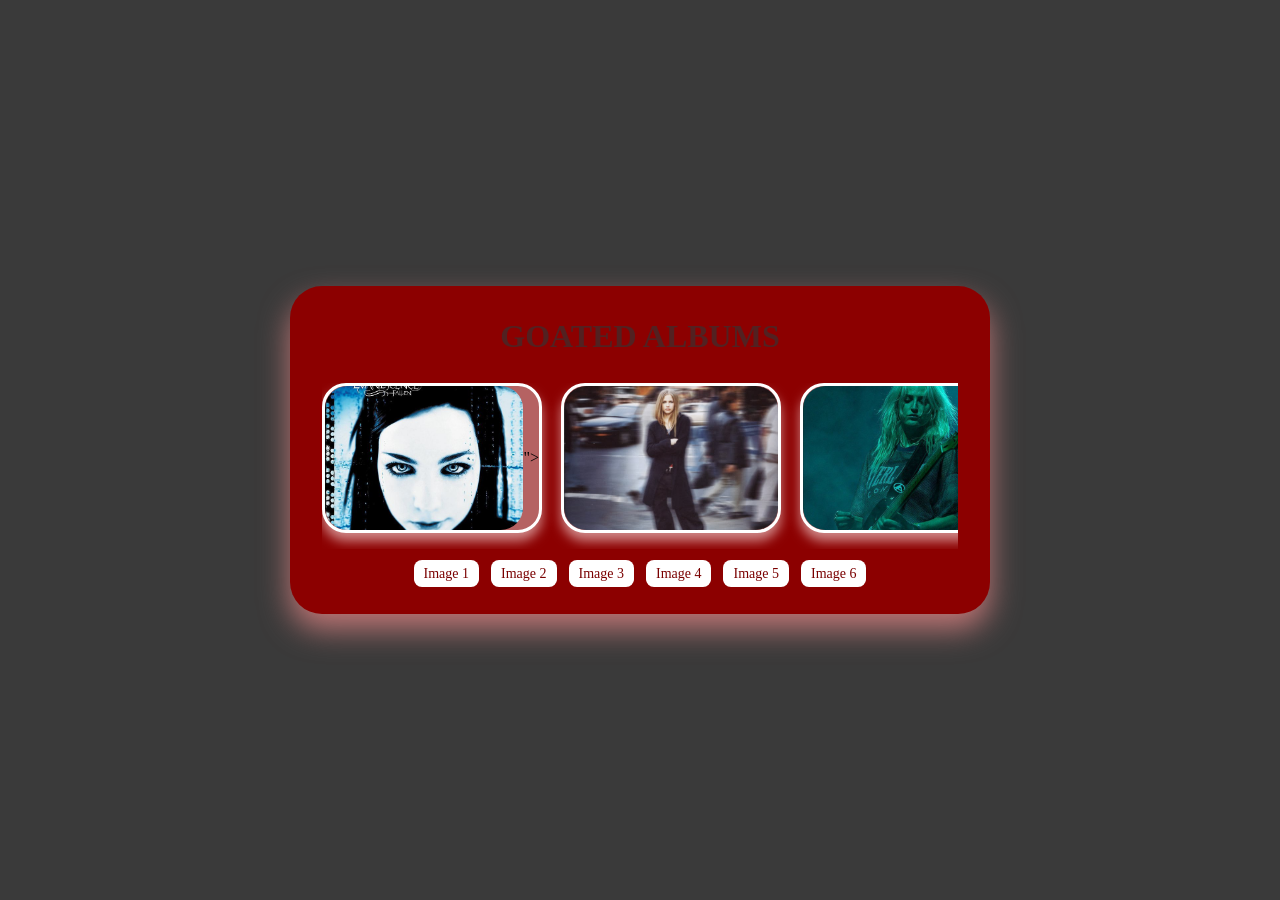
<file: LAB PROJECTS/carousel.html>
<!DOCTYPE html>
<html lang="en">
<head>
<meta charset="UTF-8">
<meta name="viewport" content="width=device-width, initial-scale=1.0">
<title>Simple Carousel</title>

<style>
*{
    margin:0;
    padding:0;
    box-sizing:border-box;
}

body{
    background:#3a3a3a;
    font-family:'Times New Roman', Times, serif;
    display:flex;
    align-items:center;
    justify-content:center;
    min-height:100vh;
}

.card{
    max-width:700px;
    width:100%;
    background:rgb(140,0,0);
    border-radius:2rem;
    padding:2rem;
    box-shadow:0 15px 30px #be7575;
    text-align:center;
}

h2{
    color:#522121;
    margin-bottom:1.8rem;
    font-size:2rem;
}

/* carousel */
.carousel{
    display:flex;
    overflow-x:auto;
    gap:1.2rem;
    scroll-snap-type:x mandatory;
    padding-bottom:1rem;
}

.carousel-item{
    scroll-snap-align:start;
    flex:0 0 auto;
    width:220px;
    height:150px;
    background:#b56262;
    border-radius:1.5rem;
    display:flex;
    align-items:center;
    justify-content:center;
    box-shadow:0 8px 12px #cf8787;
    border:3px solid white;
}

.carousel-item img{
    width:100%;
    height:100%;
    object-fit:cover;
    border-radius:1.4rem;
}

/* navigation */
.nav{
    margin-top:15px;
}

.nav a{
    text-decoration:none;
    background:white;
    color:#7a0000;
    padding:6px 10px;
    border-radius:8px;
    margin:4px;
    font-size:14px;
}
</style>
</head>

<body>

<div class="card">
<h2>GOATED ALBUMS</h2>

<div class="carousel">

<div class="carousel-item" id="slide1">
<img src="cimages/amylee.jpg">">
</div>

<div class="carousel-item" id="slide2">
<img src="cimages/avrilbaddie.jpg">
</div>

<div class="carousel-item" id="slide3">
<img src="cimages/emilylk.jpg">
</div>

<div class="carousel-item" id="slide4">
<img src="cimages/paramore.jpg">
</div>

<div class="carousel-item" id="slide5">
<img src="cimages/mazzystar.jpg">
</div>

<div class="carousel-item" id="slide6">
<img src="cimages/mcr.jpg">
</div>

</div>

<div class="nav">
<a href="#slide1">Image 1</a>
<a href="#slide2">Image 2</a>
<a href="#slide3">Image 3</a>
<a href="#slide4">Image 4</a>
<a href="#slide5">Image 5</a>
<a href="#slide6">Image 6</a>
</div>

</div>

</body>
</html>
</file>
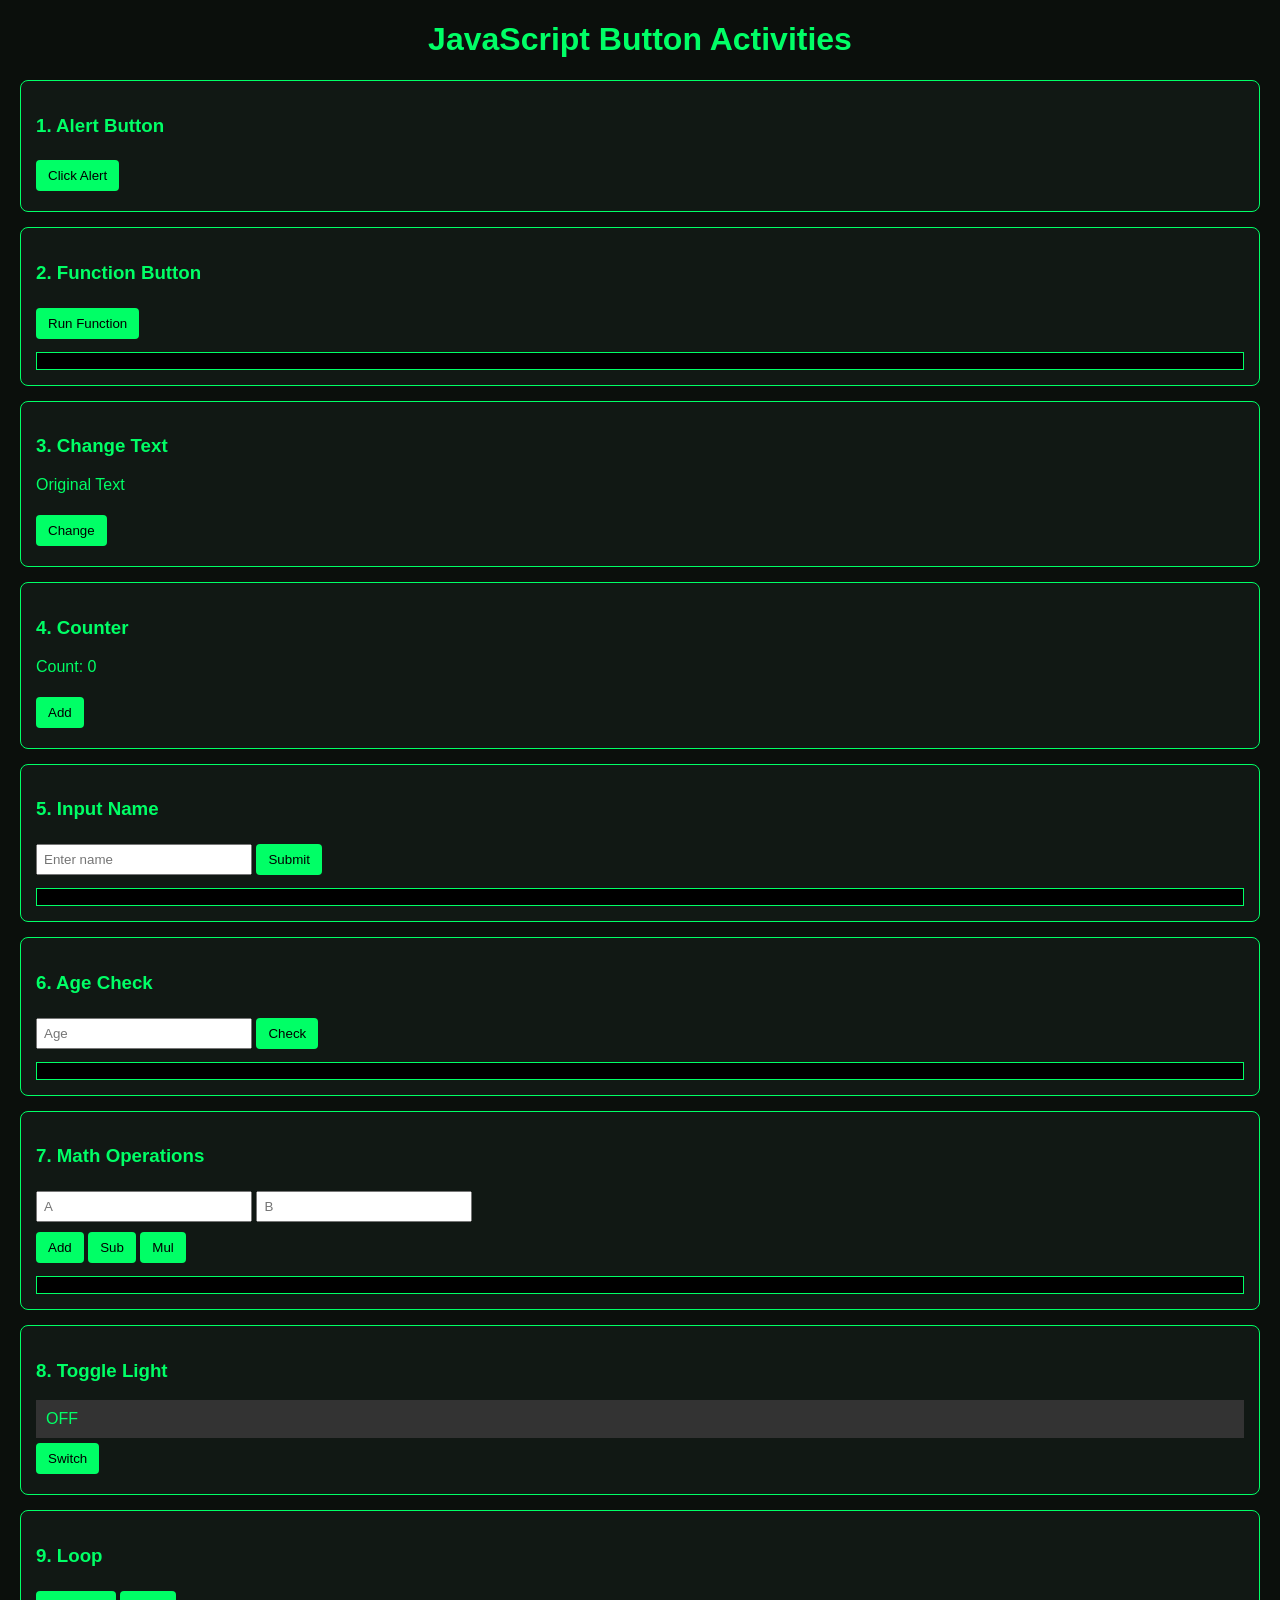
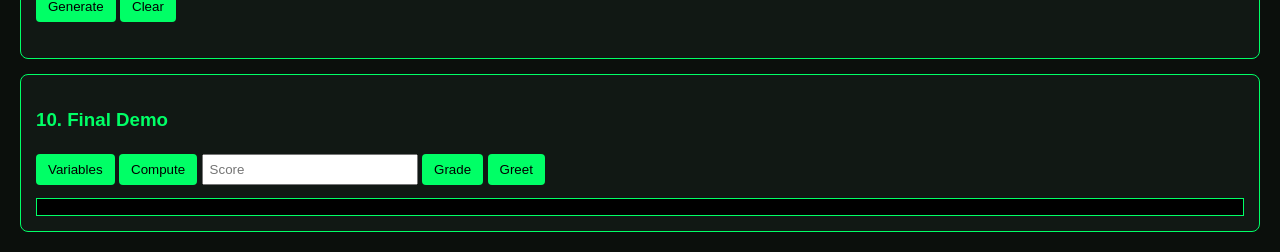
<file: LAB PROJECTS/function.html>
<!DOCTYPE html>
<html>
<head>
<title>JS Button Practice</title>

<style>
body{
    font-family: Arial;
    background:#0b0f0c;
    color:#00ff66;
    margin:20px;
}

h1{
    text-align:center;
    color:#00ff66;
}

section{
    border:1px solid #00ff66;
    padding:15px;
    margin-bottom:15px;
    border-radius:8px;
    background:#111814;
}

button{
    background:#00ff66;
    color:black;
    border:none;
    padding:8px 12px;
    margin:5px 0;
    cursor:pointer;
    border-radius:4px;
}

input{
    padding:6px;
    margin:5px 0;
    width:200px;
}

.output{
    margin-top:8px;
    padding:8px;
    background:#000;
    border:1px solid #00ff66;
}
</style>
</head>

<body>

<h1>JavaScript Button Activities</h1>

<section>
<h3>1. Alert Button</h3>
<button onclick="alert('Wazza, cuh!')">Click Alert</button>
</section>

<section>
<h3>2. Function Button</h3>
<button onclick="msgFunc()">Run Function</button>
<div class="output" id="out1"></div>
</section>

<section>
<h3>3. Change Text</h3>
<p id="text1">Original Text</p>
<button onclick="changeTxt()">Change</button>
</section>

<section>
<h3>4. Counter</h3>
<p>Count: <span id="count1">0</span></p>
<button onclick="addCount()">Add</button>
</section>

<section>
<h3>5. Input Name</h3>
<input id="name1" placeholder="Enter name">
<button onclick="greet()">Submit</button>
<div class="output" id="out2"></div>
</section>

<section>
<h3>6. Age Check</h3>
<input id="age1" type="number" placeholder="Age">
<button onclick="check()">Check</button>
<div class="output" id="out3"></div>
</section>

<section>
<h3>7. Math Operations</h3>
<input id="n1" type="number" placeholder="A">
<input id="n2" type="number" placeholder="B"><br>
<button onclick="add()">Add</button>
<button onclick="sub()">Sub</button>
<button onclick="mul()">Mul</button>
<div class="output" id="math"></div>
</section>

<section>
<h3>8. Toggle Light</h3>
<div id="box" style="padding:10px;background:#333;">OFF</div>
<button onclick="toggle()">Switch</button>
</section>

<section>
<h3>9. Loop</h3>
<button onclick="loop()">Generate</button>
<button onclick="clearList()">Clear</button>
<ul id="list"></ul>
</section>

<section>
<h3>10. Final Demo</h3>
<button onclick="showVar()">Variables</button>
<button onclick="calc()">Compute</button>
<input id="grade" type="number" placeholder="Score">
<button onclick="gradeCheck()">Grade</button>
<button onclick="greetFinal()">Greet</button>
<div class="output" id="final"></div>
</section>

<script>

let count = 0;
let light = false;

function msgFunc(){
    document.getElementById("out1").innerHTML = "Function executed";
}

function changeTxt(){
    document.getElementById("text1").innerHTML =
    "Changed at " + new Date().toLocaleTimeString();
}

function addCount(){
    count++;
    document.getElementById("count1").innerHTML = count;
}

function greet(){
    let name = document.getElementById("name1").value;
    if(name === "") name = "Guest";
    document.getElementById("out2").innerHTML = "Hello " + name;
}

function check(){
    let age = document.getElementById("age1").value;
    let res = (age >= 18) ? "Adult" : "Minor";
    document.getElementById("out3").innerHTML = res;
}

function add(){
    let a = Number(document.getElementById("n1").value);
    let b = Number(document.getElementById("n2").value);
    document.getElementById("math").innerHTML = a + b;
}

function sub(){
    let a = Number(document.getElementById("n1").value);
    let b = Number(document.getElementById("n2").value);
    document.getElementById("math").innerHTML = a - b;
}

function mul(){
    let a = Number(document.getElementById("n1").value);
    let b = Number(document.getElementById("n2").value);
    document.getElementById("math").innerHTML = a * b;
}

function toggle(){
    light = !light;
    let box = document.getElementById("box");

    if(light){
        box.innerHTML = "ON";
        box.style.background = "#00ff66";
        box.style.color = "black";
    }else{
        box.innerHTML = "OFF";
        box.style.background = "#333";
        box.style.color = "#00ff66";
    }
}

function loop(){
    let list = document.getElementById("list");
    list.innerHTML = "";
    for(let i=1;i<=5;i++){
        list.innerHTML += "<li>Item " + i + "</li>";
    }
}

function clearList(){
    document.getElementById("list").innerHTML = "";
}

function showVar(){
    document.getElementById("final").innerHTML =
    "Counter: " + count;
}

function calc(){
    let a = 10, b = 5;
    document.getElementById("final").innerHTML = a + b;
}

function gradeCheck(){
    let s = document.getElementById("grade").value;
    let g;

    if(s >= 90) g="A";
    else if(s >= 80) g="B";
    else if(s >= 70) g="C";
    else if(s >= 60) g="D";
    else g="F";

    document.getElementById("final").innerHTML = g;
}

function greetFinal(){
    let name = prompt("Enter name:");
    if(name){
        document.getElementById("final").innerHTML = "Hi " + name;
    }
}

</script>

</body>
</html>
</file>
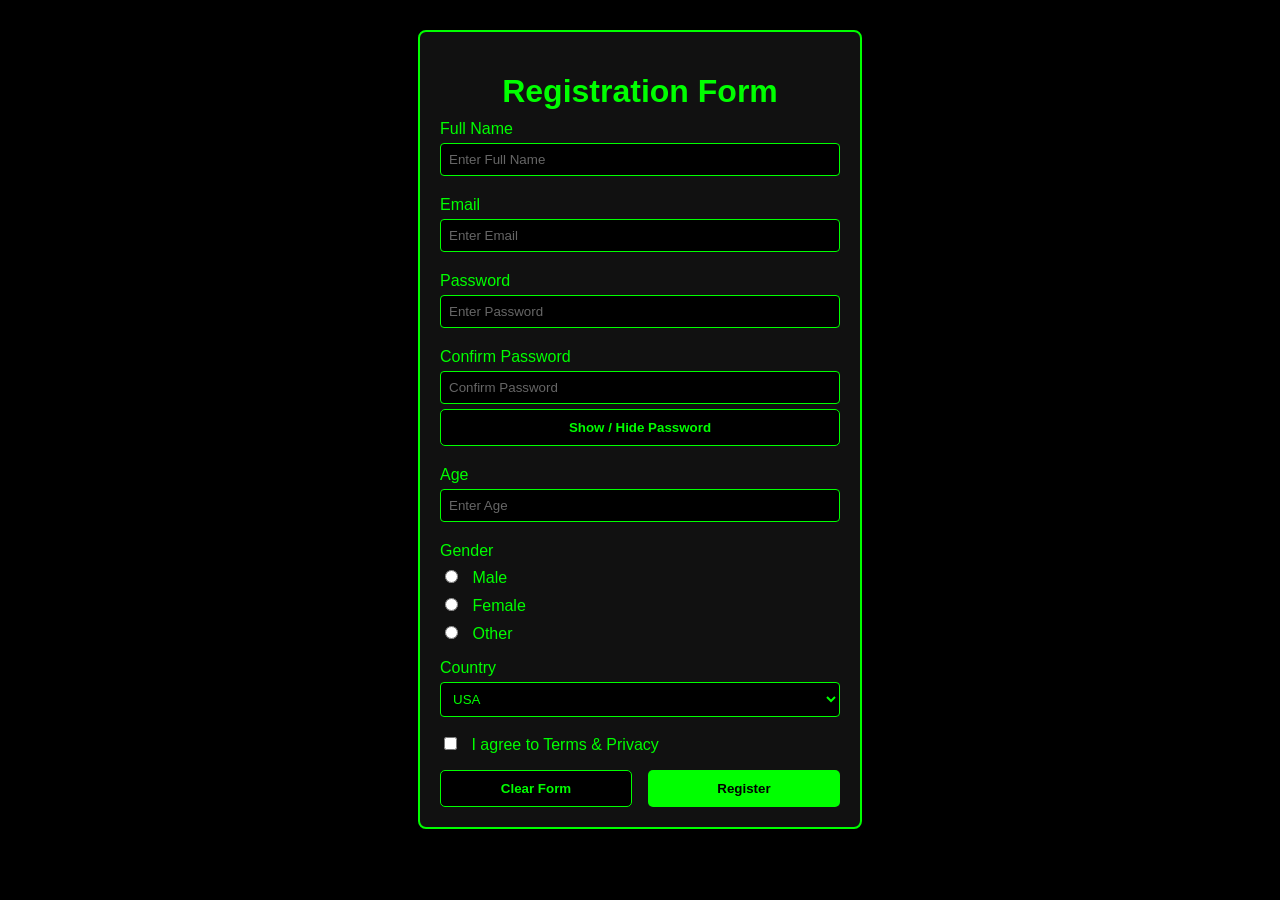
<file: LAB PROJECTS/registerform.html>
<!DOCTYPE html>
<html lang="en">
<head>
<meta charset="UTF-8">
<meta name="viewport" content="width=device-width, initial-scale=1.0">
<title>Document</title>

<style>
    body {
        font-family: Arial, sans-serif;
        background-color: black;
        color: #00ff00;
    }

    form {
        width: 400px;
        margin: 30px auto;
        background-color: #111;
        padding: 20px;
        border: 2px solid #00ff00;
        border-radius: 8px;
    }

    h1 {
        text-align: center;
        color: #00ff00;
        margin-bottom: 10px;
    }

    label {
        display: block;
        margin-top: 10px;
        color: #00ff00;
    }

    input, select {
        width: 100%;
        padding: 8px;
        margin-top: 5px;
        margin-bottom: 10px;
        border: 1px solid #00ff00;
        background-color: black;
        color: #00ff00;
        border-radius: 4px;
        box-sizing: border-box;
    }

    input::placeholder {
        color: #666;
    }

    .radio-group,
    .checkbox-group {
        margin-top: 5px;
        margin-bottom: 10px;
    }

    .radio-group label,
    .checkbox-group label {
        display: inline;
        margin-left: 5px;
    }

    .radio-group input,
    .checkbox-group input {
        width: auto;
        margin-right: 5px;
    }

    button {
        padding: 10px;
        width: 48%;
        border: none;
        border-radius: 5px;
        cursor: pointer;
        font-weight: bold;
    }

    .clearfix {
        display: flex;
        justify-content: space-between;
        margin-top: 10px;
    }

    button[type="submit"] {
        background-color: #00ff00;
        color: black;
    }

    button[type="button"] {
        background-color: black;
        color: #00ff00;
        border: 1px solid #00ff00;
    }

    .small-btn {
        width: 100%;
        background-color: #00ff00;
        color: black;
        margin-top: -5px;
        margin-bottom: 10px;
    }
</style>
</head>

<body>

<script>
function togglePassword() {
    let pass = document.getElementById("psw");
    let confirm = document.getElementById("psw-repeat");

    if (pass.type === "password") {
        pass.type = "text";
        confirm.type = "text";
    } else {
        pass.type = "password";
        confirm.type = "password";
    }
}

function RegistrationSummary(event){
    event.preventDefault();

    let name = document.getElementById("fullName").value;
    let email = document.getElementById("email").value;
    let psw = document.getElementById("psw").value;
    let psw_repeat = document.getElementById("psw-repeat").value;
    let age = document.getElementById("age").value;
    let country = document.getElementById("country").value;

    let gender = "";
    if (document.getElementById("male").checked) {
        gender = "Male";
    } 
    else if (document.getElementById("female").checked) {
        gender = "Female";
    } 
    else if (document.getElementById("other").checked) {
        gender = "Other";
    }

    if (psw !== psw_repeat) {
        alert("Passwords do not match.");
        return;
    }

    alert(
        "REGISTRATION SUMMARY\n" +
        "----------------------------\n" +
        "Full Name: " + name + "\n" +
        "Email: " + email + "\n" +
        "Age: " + age + "\n" +
        "Gender: " + gender + "\n" +
        "Country: " + country + "\n\n" +
        "TERMS & CONDITIONS\n" +
        "----------------------------\n" +
        "By creating an account, you agree that all information provided is true and accurate.\n" +
        "You also agree to follow the platform rules and privacy policy."
    );
}
</script>

<form>

<h1>Registration Form</h1>

<label>Full Name</label>
<input type="text" id="fullName" placeholder="Enter Full Name">

<label>Email</label>
<input type="text" id="email" placeholder="Enter Email">

<label>Password</label>
<input type="password" id="psw" placeholder="Enter Password">

<label>Confirm Password</label>
<input type="password" id="psw-repeat" placeholder="Confirm Password">

<button type="button" class="small-btn" onclick="togglePassword()">
    Show / Hide Password
</button>

<label>Age</label>
<input type="number" id="age" placeholder="Enter Age">

<label>Gender</label>
<div class="radio-group">
    <input type="radio" name="gender" id="male">
    <label for="male">Male</label><br>

    <input type="radio" name="gender" id="female">
    <label for="female">Female</label><br>

    <input type="radio" name="gender" id="other">
    <label for="other">Other</label>
</div>

<label>Country</label>
<select id="country">
    <option>USA</option>
    <option>UK</option>
    <option>Brazil</option>
    <option>China</option>
    <option>Japan</option>
    <option>Philippines</option>
    <option>Korea</option>
</select>

<div class="checkbox-group">
    <input type="checkbox" id="agree">
    <label for="agree">I agree to Terms & Privacy</label>
</div>

<div class="clearfix">
    <button type="button">Clear Form</button>
    <button type="submit" onclick="RegistrationSummary(event)">Register</button>
</div>

</form>

</body>
</html>
</file>
